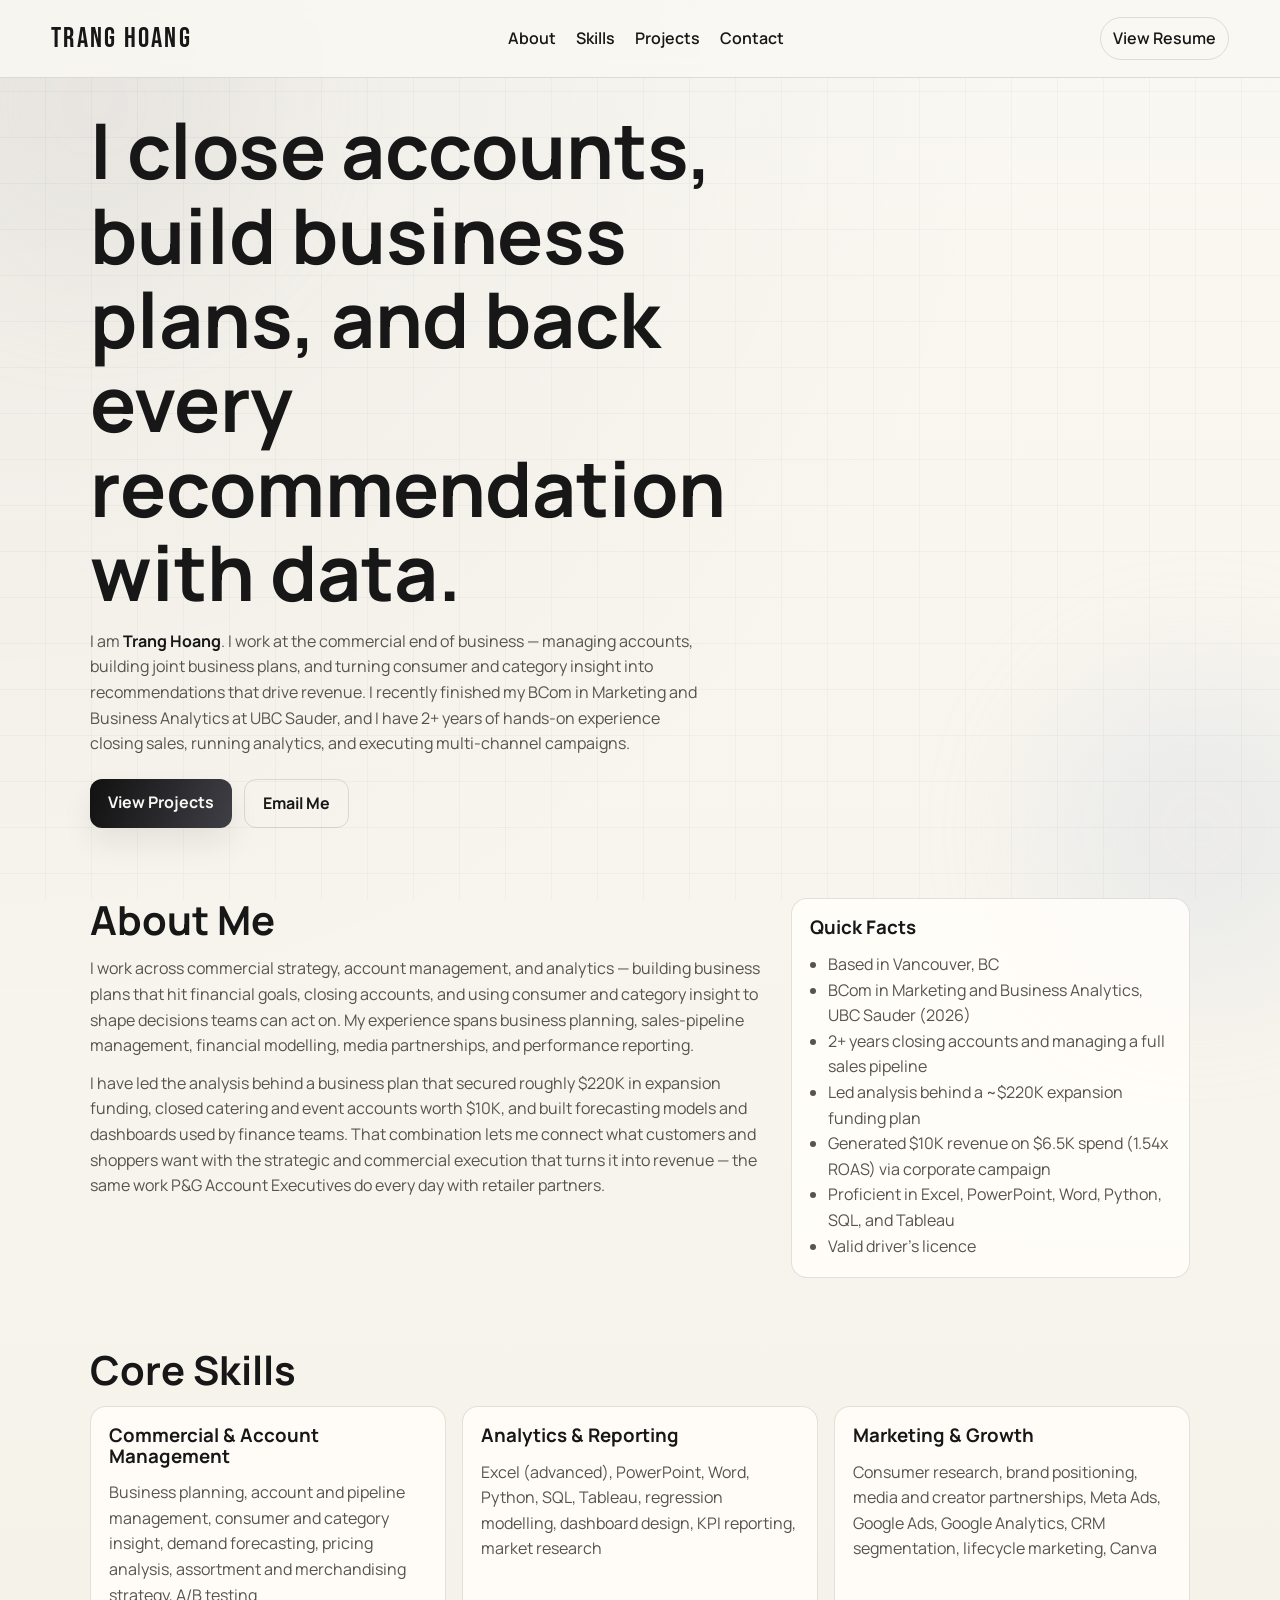
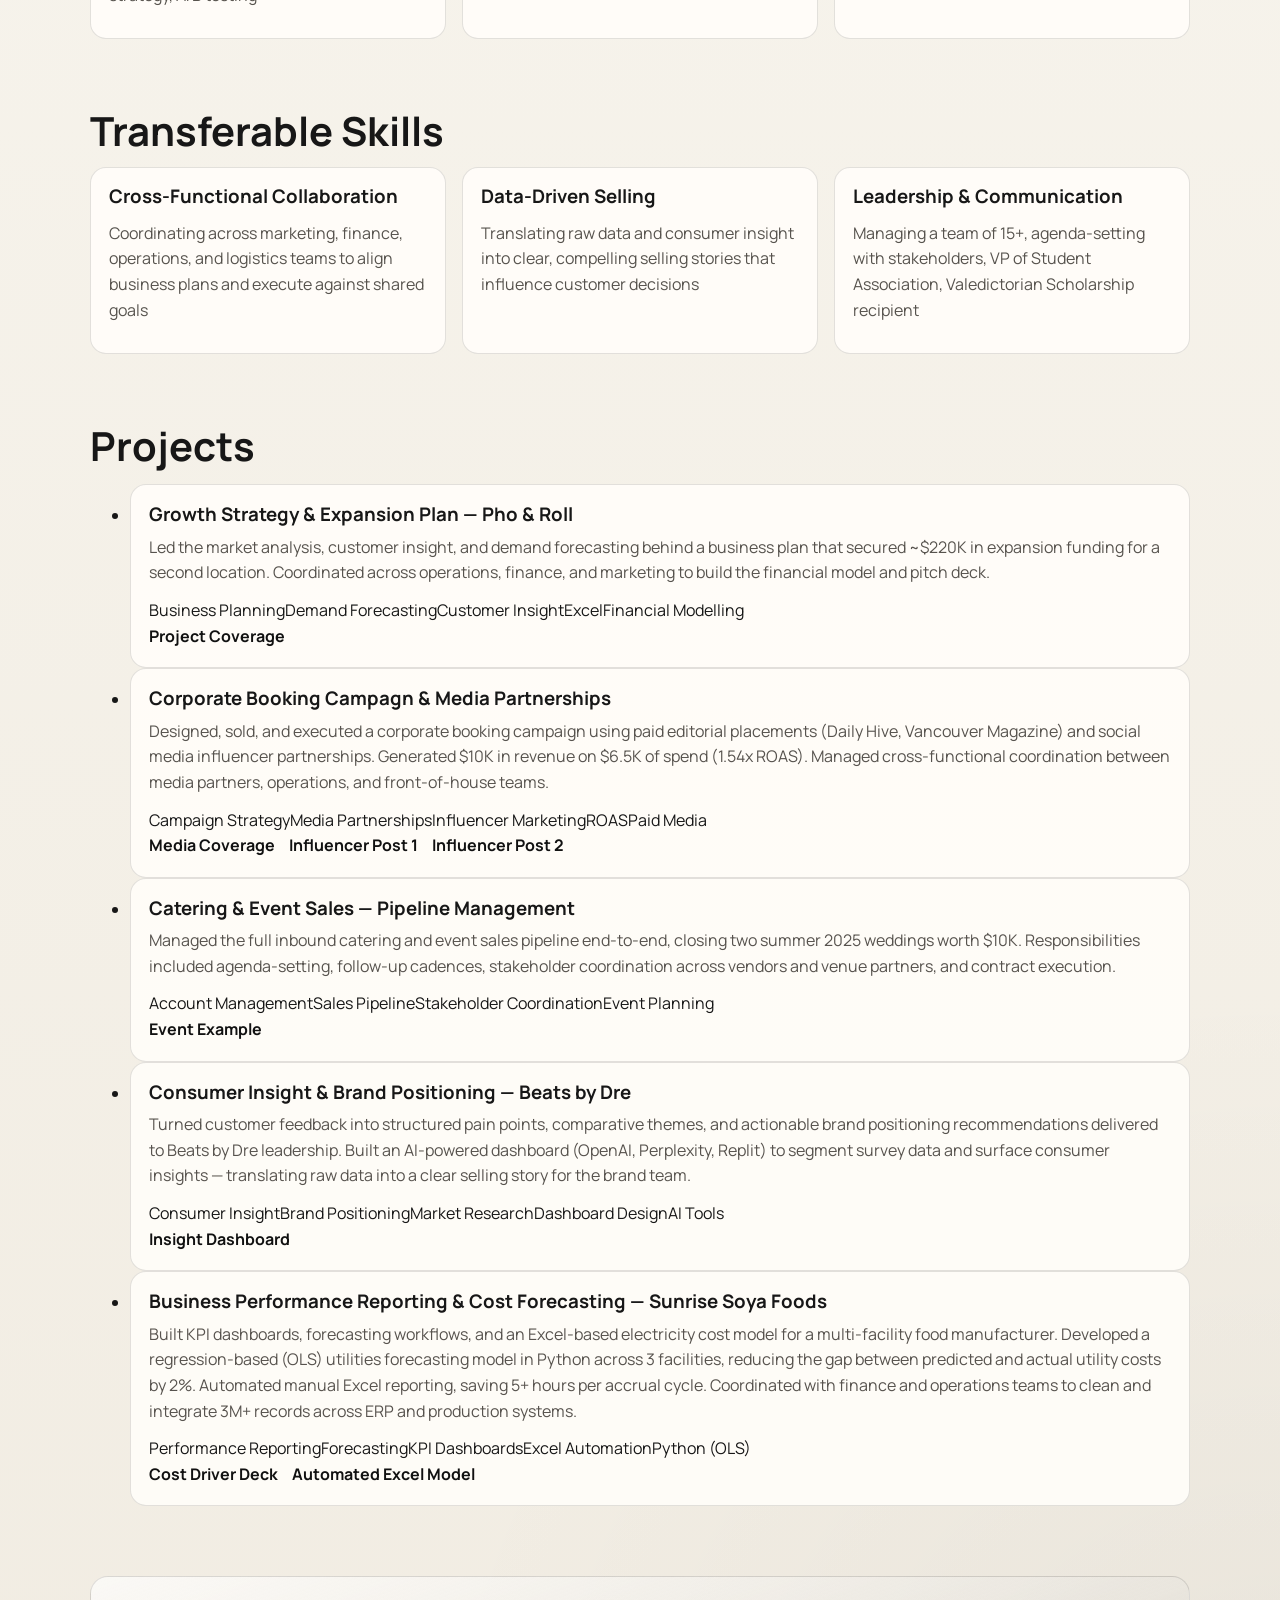
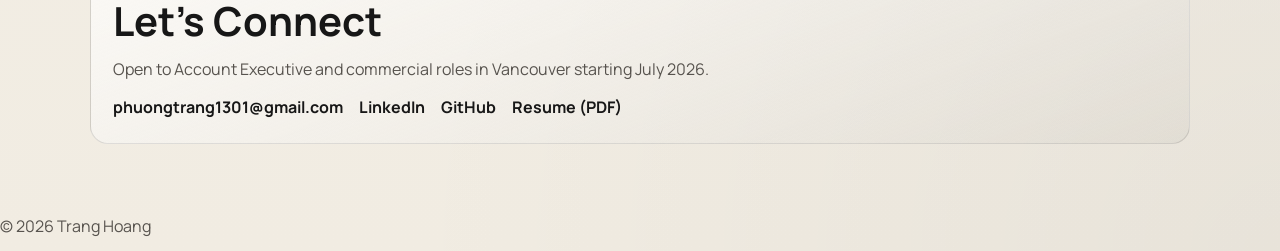
<file: index.html>
<!doctype html>
<html lang="en">
  <head>
    <meta charset="UTF-8" />
    <meta name="viewport" content="width=device-width, initial-scale=1.0" />
    <title>Trang Hoang | Commercial Strategy &amp; Account Management</title>
    <meta
      name="description"
      content="Portfolio of Trang Hoang: commercial account management, sales, and analytics work spanning business planning, consumer insight, and data-driven selling."
    />
    <link rel="preconnect" href="https://fonts.googleapis.com" />
    <link rel="preconnect" href="https://fonts.gstatic.com" crossorigin />
    <link
      href="https://fonts.googleapis.com/css2?family=Bebas+Neue&family=Manrope:wght@400;500;600;700&display=swap"
      rel="stylesheet"
    />
    <link rel="stylesheet" href="styles.css" />
  </head>
  <body>
    <div class="bg-shape shape-1" aria-hidden="true"></div>
    <div class="bg-shape shape-2" aria-hidden="true"></div>
    <div class="grid-overlay" aria-hidden="true"></div>

    <header class="site-header">
      <a href="#" class="brand">TRANG HOANG</a>
      <nav class="nav-links" aria-label="Main navigation">
        <a href="#about">About</a>
        <a href="#skills">Skills</a>
        <a href="#projects">Projects</a>
        <a href="#contact">Contact</a>
      </nav>
      <a class="resume-btn" href="Trang_Hoang_Resume_PG.pdf" target="_blank" rel="noopener">View Resume</a>
    </header>

    <main>
      <section class="hero reveal">
        <h1>I close accounts, build business plans, and back every recommendation with data.</h1>
        <p class="hero-copy">
          I am <strong>Trang Hoang</strong>. I work at the commercial end of business — managing accounts, building joint business plans, and turning consumer and category insight into recommendations that drive revenue. I recently finished my BCom in Marketing and Business Analytics at UBC Sauder, and I have 2+ years of hands-on experience closing sales, running analytics, and executing multi-channel campaigns.
        </p>
        <div class="hero-actions">
          <a class="btn btn-primary" href="#projects">View Projects</a>
          <a class="btn btn-ghost" href="mailto:phuongtrang1301@gmail.com">Email Me</a>
        </div>
      </section>

      <section id="about" class="about reveal">
        <div>
          <h2>About Me</h2>
          <p>
            I work across commercial strategy, account management, and analytics — building business plans that hit financial goals, closing accounts, and using consumer and category insight to shape decisions teams can act on. My experience spans business planning, sales-pipeline management, financial modelling, media partnerships, and performance reporting.
          </p>
          <p>
            I have led the analysis behind a business plan that secured roughly $220K in expansion funding, closed catering and event accounts worth $10K, and built forecasting models and dashboards used by finance teams. That combination lets me connect what customers and shoppers want with the strategic and commercial execution that turns it into revenue — the same work P&G Account Executives do every day with retailer partners.
          </p>
        </div>
        <aside class="quick-facts">
          <h3>Quick Facts</h3>
          <ul>
            <li>Based in Vancouver, BC</li>
            <li>BCom in Marketing and Business Analytics, UBC Sauder (2026)</li>
            <li>2+ years closing accounts and managing a full sales pipeline</li>
            <li>Led analysis behind a ~$220K expansion funding plan</li>
            <li>Generated $10K revenue on $6.5K spend (1.54x ROAS) via corporate campaign</li>
            <li>Proficient in Excel, PowerPoint, Word, Python, SQL, and Tableau</li>
            <li>Valid driver's licence</li>
          </ul>
        </aside>
      </section>

      <section id="skills" class="skills reveal">
        <h2>Core Skills</h2>
        <div class="skill-groups">
          <article>
            <h3>Commercial &amp; Account Management</h3>
            <p>Business planning, account and pipeline management, consumer and category insight, demand forecasting, pricing analysis, assortment and merchandising strategy, A/B testing</p>
          </article>
          <article>
            <h3>Analytics &amp; Reporting</h3>
            <p>Excel (advanced), PowerPoint, Word, Python, SQL, Tableau, regression modelling, dashboard design, KPI reporting, market research</p>
          </article>
          <article>
            <h3>Marketing &amp; Growth</h3>
            <p>Consumer research, brand positioning, media and creator partnerships, Meta Ads, Google Ads, Google Analytics, CRM segmentation, lifecycle marketing, Canva</p>
          </article>
        </div>
      </section>

      <section class="skills reveal">
        <h2>Transferable Skills</h2>
        <div class="skill-groups">
          <article>
            <h3>Cross-Functional Collaboration</h3>
            <p>Coordinating across marketing, finance, operations, and logistics teams to align business plans and execute against shared goals</p>
          </article>
          <article>
            <h3>Data-Driven Selling</h3>
            <p>Translating raw data and consumer insight into clear, compelling selling stories that influence customer decisions</p>
          </article>
          <article>
            <h3>Leadership &amp; Communication</h3>
            <p>Managing a team of 15+, agenda-setting with stakeholders, VP of Student Association, Valedictorian Scholarship recipient</p>
          </article>
        </div>
      </section>

      <section id="projects" class="projects reveal">
        <h2>Projects</h2>
        <ul id="project-list"></ul>
      </section>

      <section id="contact" class="contact reveal">
        <h2>Let's Connect</h2>
        <p>Open to Account Executive and commercial roles in Vancouver starting July 2026.</p>
        <div class="contact-links">
          <a href="mailto:phuongtrang1301@gmail.com">phuongtrang1301@gmail.com</a>
          <a href="https://linkedin.com/in/tranghoang13" target="_blank" rel="noopener">LinkedIn</a>
          <a href="https://github.com/phuongtrang1301-maker/Trang-Portfolio" target="_blank" rel="noopener">GitHub</a>
          <a href="Trang_Hoang_Resume_PG.pdf" target="_blank" rel="noopener">Resume (PDF)</a>
        </div>
      </section>
    </main>

    <footer>
      <p>&copy; <span id="year"></span> Trang Hoang</p>
    </footer>

    <script src="script.js"></script>
  </body>
</html>
</file>
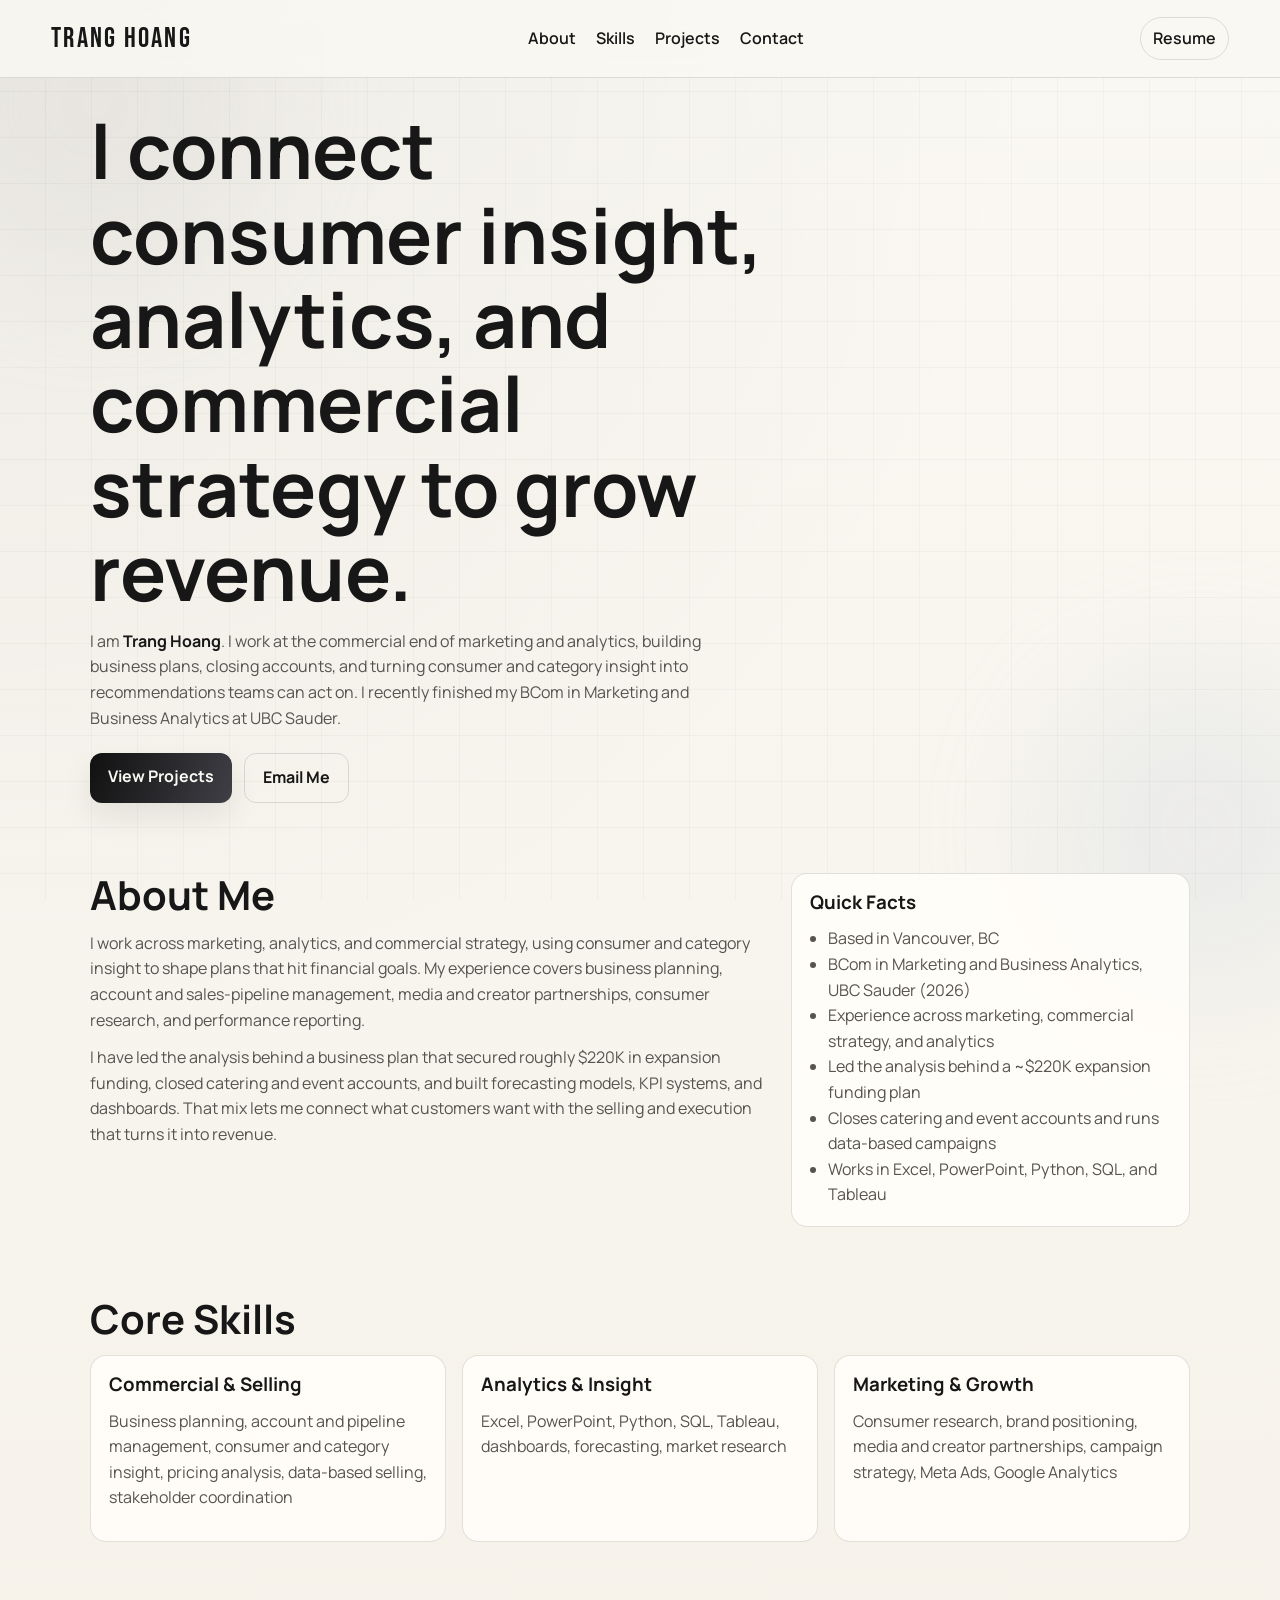
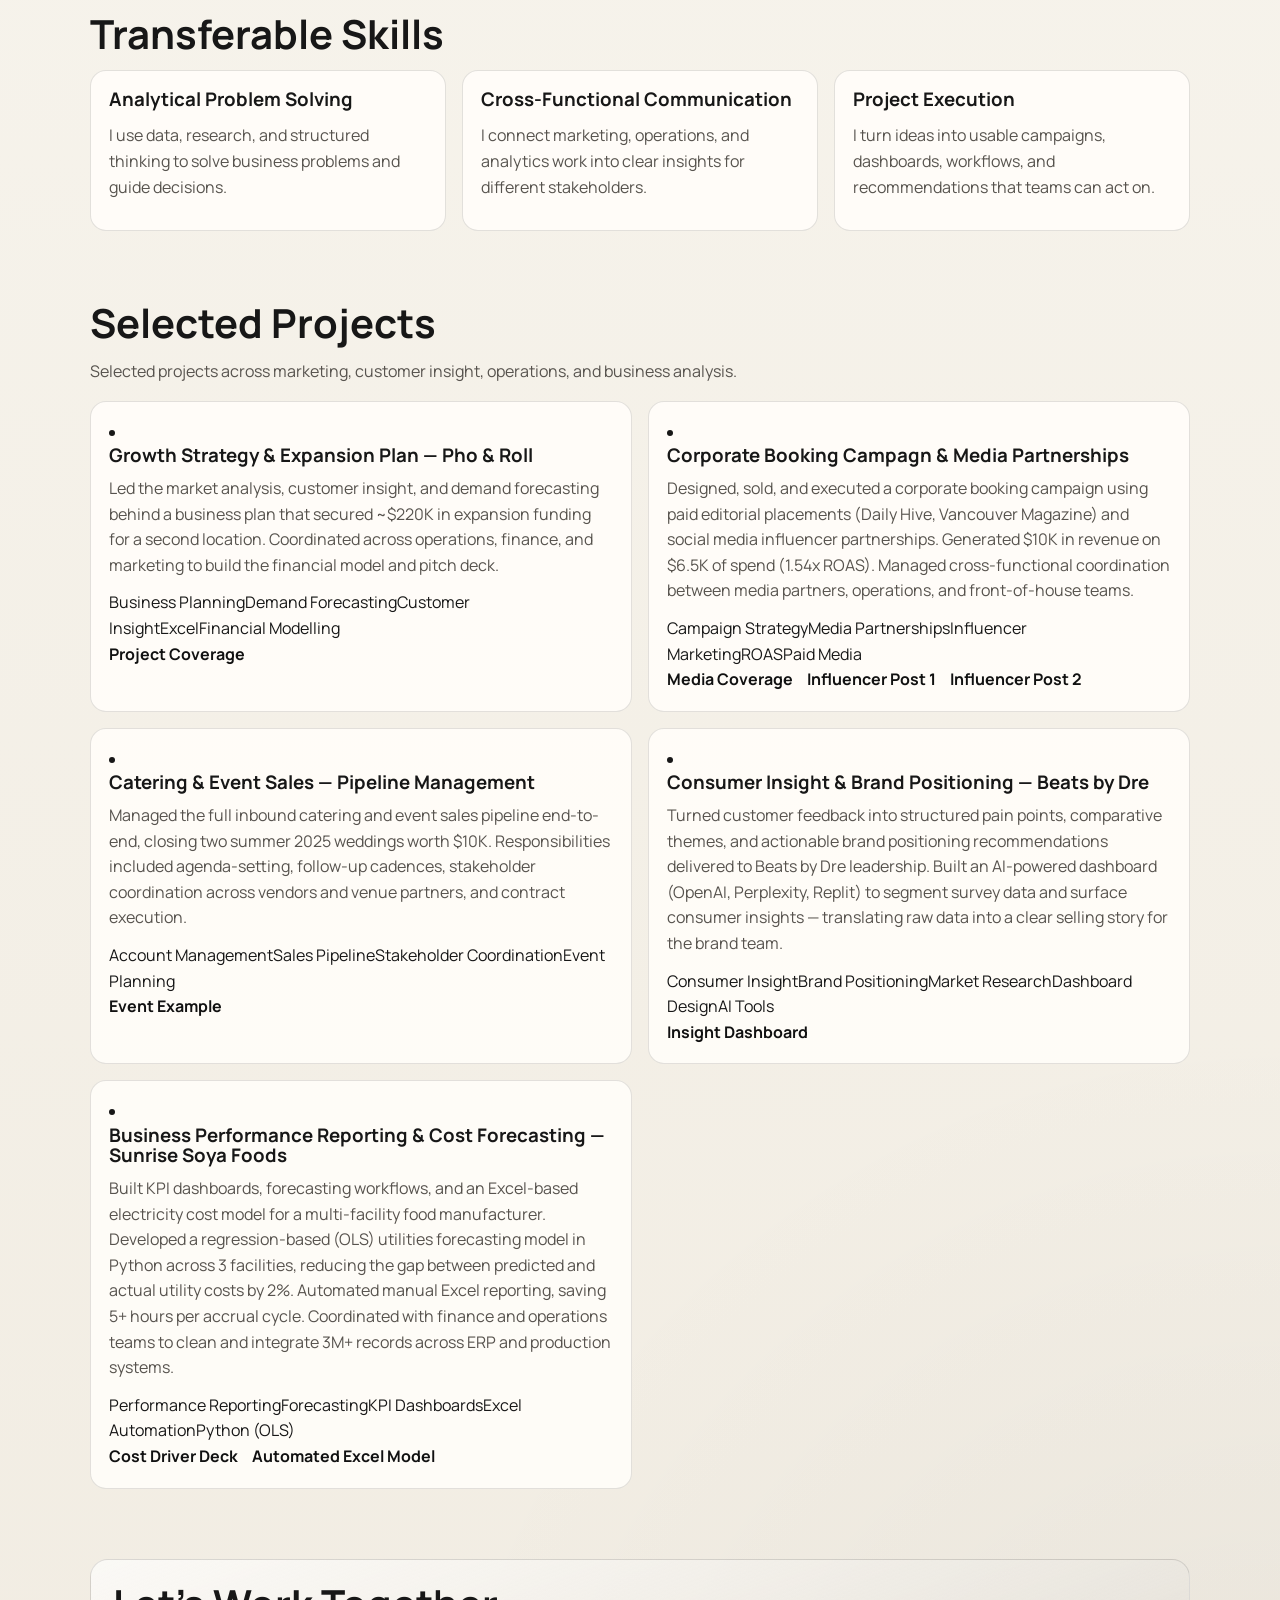
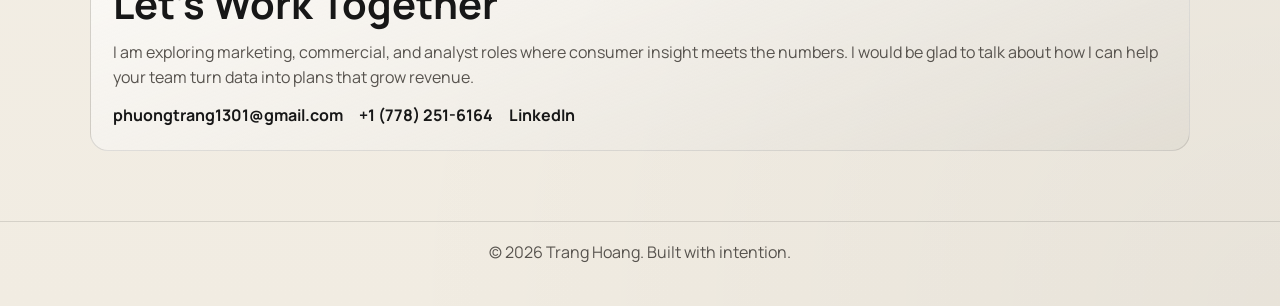
<file: index_main.html>
<!doctype html>
<html lang="en">
  <head>
    <meta charset="UTF-8" />
    <meta name="viewport" content="width=device-width, initial-scale=1.0" />
    <title>Trang Hoang | Marketing & Commercial Analytics</title>
    <meta
      name="description"
      content="Portfolio of Trang Hoang: marketing and analytics work spanning business planning, account and sales-pipeline management, consumer insight, and performance reporting."
    />
    <link rel="preconnect" href="https://fonts.googleapis.com" />
    <link rel="preconnect" href="https://fonts.gstatic.com" crossorigin />
    <link
      href="https://fonts.googleapis.com/css2?family=Bebas+Neue&family=Manrope:wght@400;500;700;800&display=swap"
      rel="stylesheet"
    />
    <link rel="stylesheet" href="styles.css" />
  </head>
  <body>
    <div class="bg-shape shape-1" aria-hidden="true"></div>
    <div class="bg-shape shape-2" aria-hidden="true"></div>
    <div class="grid-overlay" aria-hidden="true"></div>

    <header class="site-header">
      <a href="#" class="brand">TRANG HOANG</a>
      <nav class="nav-links" aria-label="Main navigation">
        <a href="#about">About</a>
        <a href="#skills">Skills</a>
        <a href="#projects">Projects</a>
        <a href="#contact">Contact</a>
      </nav>
      <a class="resume-btn" href="TRANG HOANG.pdf" target="_blank" rel="noreferrer">Resume</a>
    </header>

    <main>
      <section class="hero reveal">
        <h1>I connect consumer insight, analytics, and commercial strategy to grow revenue.</h1>
        <p class="hero-copy">
          I am <strong>Trang Hoang</strong>. I work at the commercial end of marketing and
          analytics, building business plans, closing accounts, and turning consumer and category
          insight into recommendations teams can act on. I recently finished my BCom in Marketing
          and Business Analytics at UBC Sauder.
        </p>
        <div class="hero-actions">
          <a class="btn btn-primary" href="#projects">View Projects</a>
          <a class="btn btn-ghost" href="mailto:phuongtrang1301@gmail.com">Email Me</a>
        </div>
      </section>

      <section id="about" class="about reveal">
        <div>
          <h2>About Me</h2>
          <p>
            I work across marketing, analytics, and commercial strategy, using consumer and
            category insight to shape plans that hit financial goals. My experience covers business
            planning, account and sales-pipeline management, media and creator partnerships,
            consumer research, and performance reporting.
          </p>
          <p>
            I have led the analysis behind a business plan that secured roughly $220K in expansion
            funding, closed catering and event accounts, and built forecasting models, KPI systems,
            and dashboards. That mix lets me connect what customers want with the selling and
            execution that turns it into revenue.
          </p>
        </div>
        <aside class="quick-facts">
          <h3>Quick Facts</h3>
          <ul>
            <li>Based in Vancouver, BC</li>
            <li>BCom in Marketing and Business Analytics, UBC Sauder (2026)</li>
            <li>Experience across marketing, commercial strategy, and analytics</li>
            <li>Led the analysis behind a ~$220K expansion funding plan</li>
            <li>Closes catering and event accounts and runs data-based campaigns</li>
            <li>Works in Excel, PowerPoint, Python, SQL, and Tableau</li>
          </ul>
        </aside>
      </section>

      <section id="skills" class="skills reveal">
        <h2>Core Skills</h2>
        <div class="skill-groups">
          <article>
            <h3>Commercial & Selling</h3>
            <p>Business planning, account and pipeline management, consumer and category insight, pricing analysis, data-based selling, stakeholder coordination</p>
          </article>
          <article>
            <h3>Analytics & Insight</h3>
            <p>Excel, PowerPoint, Python, SQL, Tableau, dashboards, forecasting, market research</p>
          </article>
          <article>
            <h3>Marketing & Growth</h3>
            <p>Consumer research, brand positioning, media and creator partnerships, campaign strategy, Meta Ads, Google Analytics</p>
          </article>
        </div>
      </section>

      <section class="skills reveal">
        <h2>Transferable Skills</h2>
        <div class="skill-groups">
          <article>
            <h3>Analytical Problem Solving</h3>
            <p>I use data, research, and structured thinking to solve business problems and guide decisions.</p>
          </article>
          <article>
            <h3>Cross-Functional Communication</h3>
            <p>I connect marketing, operations, and analytics work into clear insights for different stakeholders.</p>
          </article>
          <article>
            <h3>Project Execution</h3>
            <p>I turn ideas into usable campaigns, dashboards, workflows, and recommendations that teams can act on.</p>
          </article>
        </div>
      </section>

      <section id="projects" class="projects reveal">
        <div class="section-heading">
          <h2>Selected Projects</h2>
          <p>Selected projects across marketing, customer insight, operations, and business analysis.</p>
        </div>
        <div id="project-list" class="project-list"></div>
      </section>

      <section id="contact" class="contact reveal">
        <h2>Let’s Work Together</h2>
        <p>
          I am exploring marketing, commercial, and analyst roles where consumer insight meets the
          numbers. I would be glad to talk about how I can help your team turn data into plans that
          grow revenue.
        </p>
        <div class="contact-links">
          <a href="mailto:phuongtrang1301@gmail.com">phuongtrang1301@gmail.com</a>
          <a href="tel:+17782516164">+1 (778) 251-6164</a>
          <a href="https://www.linkedin.com/in/tranghoang13" target="_blank" rel="noreferrer">LinkedIn</a>
        </div>
      </section>
    </main>

    <footer class="site-footer">
      <p>&copy; <span id="year"></span> Trang Hoang. Built with intention.</p>
    </footer>

    <script src="script.js"></script>
  </body>
</html>
</file>
<file: styles.css>
:root {
  --bg: #f5f2ea;
  --surface: #fffdf9;
  --card: rgba(255, 253, 249, 0.92);
  --text: #171717;
  --muted: #57534e;
  --accent: #111111;
  --accent-2: #5f5b54;
  --line: rgba(23, 23, 23, 0.12);
  --shadow: 0 14px 30px rgba(24, 24, 24, 0.08);
}

* {
  box-sizing: border-box;
}

html {
  scroll-behavior: smooth;
}

body {
  margin: 0;
  min-height: 100vh;
  color: var(--text);
  background:
    radial-gradient(circle at 0% 0%, rgba(0, 0, 0, 0.05), transparent 28%),
    radial-gradient(circle at 100% 100%, rgba(0, 0, 0, 0.04), transparent 24%),
    linear-gradient(180deg, #faf8f2 0%, #f1ece2 100%);
  font-family: "Manrope", "Segoe UI", sans-serif;
  line-height: 1.6;
  overflow-x: hidden;
}

.bg-shape {
  position: fixed;
  border-radius: 999px;
  filter: blur(60px);
  opacity: 0.26;
  z-index: -2;
}

.shape-1 {
  width: 350px;
  height: 350px;
  top: -70px;
  left: -80px;
  background: #d6d3d1;
  animation: drift 14s ease-in-out infinite alternate;
}

.shape-2 {
  width: 320px;
  height: 320px;
  right: -80px;
  bottom: -90px;
  background: #cbd5e1;
  animation: drift 18s ease-in-out infinite alternate-reverse;
}

.grid-overlay {
  position: fixed;
  inset: 0;
  background-image: linear-gradient(to right, transparent 97%, rgba(23, 23, 23, 0.05) 100%),
    linear-gradient(to bottom, transparent 97%, rgba(23, 23, 23, 0.05) 100%);
  background-size: 46px 46px;
  z-index: -1;
  pointer-events: none;
}

.site-header {
  position: sticky;
  top: 0;
  z-index: 20;
  display: flex;
  justify-content: space-between;
  align-items: center;
  gap: 12px;
  padding: 16px clamp(16px, 4vw, 64px);
  backdrop-filter: blur(10px);
  background: rgba(250, 248, 242, 0.84);
  border-bottom: 1px solid var(--line);
}

.brand {
  font-family: "Bebas Neue", sans-serif;
  font-size: clamp(1.45rem, 2.2vw, 2rem);
  letter-spacing: 0.08em;
  color: var(--text);
  text-decoration: none;
}

.nav-links {
  display: flex;
  gap: 20px;
}

.nav-links a,
.resume-btn {
  color: var(--text);
  text-decoration: none;
  font-weight: 600;
}

.nav-links a:hover,
.resume-btn:hover {
  color: var(--accent);
}

.resume-btn {
  border: 1px solid var(--line);
  padding: 8px 12px;
  border-radius: 999px;
}

main {
  width: min(1100px, 92vw);
  margin: 30px auto 0;
}

section {
  margin-bottom: 70px;
}

h1,
h2,
h3 {
  line-height: 1.1;
  margin: 0 0 14px;
}

h1 {
  font-size: clamp(2.2rem, 6vw, 5rem);
  max-width: 14ch;
}

h2 {
  font-size: clamp(1.7rem, 4vw, 2.5rem);
}

p {
  margin: 0 0 12px;
  color: var(--muted);
}

.hero .eyebrow {
  text-transform: uppercase;
  letter-spacing: 0.11em;
  font-weight: 800;
  font-size: 0.78rem;
  color: var(--accent-2);
}

.hero-copy {
  max-width: 62ch;
}

.hero strong {
  color: var(--text);
}

.hero-actions {
  margin-top: 22px;
  display: flex;
  gap: 12px;
  flex-wrap: wrap;
}

.btn {
  display: inline-block;
  padding: 11px 18px;
  border-radius: 12px;
  font-weight: 700;
  text-decoration: none;
  transition: transform 0.25s ease, box-shadow 0.25s ease, background 0.25s ease;
}

.btn-primary {
  background: linear-gradient(110deg, #111111, #3f3f46);
  color: #faf8f2;
  box-shadow: var(--shadow);
}

.btn-ghost {
  border: 1px solid var(--line);
  color: var(--text);
}

.btn:hover {
  transform: translateY(-2px);
}

.about {
  display: grid;
  grid-template-columns: 1.7fr 1fr;
  gap: 24px;
}

.quick-facts {
  border: 1px solid var(--line);
  border-radius: 16px;
  padding: 18px;
  background: var(--card);
}

.quick-facts ul {
  margin: 0;
  padding-left: 18px;
  color: var(--muted);
}

.skills .skill-groups {
  display: grid;
  grid-template-columns: repeat(3, 1fr);
  gap: 16px;
}

.marketing-projects {
  display: grid;
  gap: 20px;
}

.beats-showcase {
  display: grid;
  grid-template-columns: 1.6fr 1fr;
  gap: 20px;
  align-items: stretch;
}

.beats-copy,
.beats-visual,
.marketing-card {
  border: 1px solid var(--line);
  border-radius: 18px;
  padding: 22px;
  background: var(--card);
}

.beats-copy {
  background:
    linear-gradient(135deg, rgba(0, 0, 0, 0.05), rgba(255, 255, 255, 0.2)),
    var(--card);
  box-shadow: var(--shadow);
}

.beats-visual {
  display: flex;
  align-items: center;
  justify-content: center;
  background:
    linear-gradient(180deg, rgba(255, 255, 255, 0.65), rgba(0, 0, 0, 0.03)),
    var(--card);
}

.beats-visual img {
  width: 100%;
  height: auto;
  display: block;
  border-radius: 12px;
}

.marketing-grid {
  display: grid;
  grid-template-columns: repeat(2, 1fr);
  gap: 16px;
}

.section-kicker {
  text-transform: uppercase;
  letter-spacing: 0.1em;
  font-size: 0.78rem;
  font-weight: 800;
  color: var(--accent);
}

.featured-metrics {
  display: flex;
  flex-wrap: wrap;
  gap: 10px;
  margin-top: 16px;
}

.featured-metrics span {
  border: 1px solid var(--line);
  border-radius: 999px;
  padding: 7px 12px;
  color: var(--text);
  font-size: 0.82rem;
  background: rgba(255, 255, 255, 0.8);
}

.skills article,
.project-card {
  border: 1px solid var(--line);
  border-radius: 16px;
  padding: 18px;
  background: var(--card);
}

.project-list {
  margin-top: 16px;
  display: grid;
  grid-template-columns: repeat(2, 1fr);
  gap: 16px;
}

.project-card h3 {
  margin-bottom: 10px;
}

.project-tech {
  margin: 8px 0 14px;
  display: flex;
  flex-wrap: wrap;
  gap: 8px;
}

.project-tech span {
  font-size: 0.75rem;
  border: 1px solid var(--line);
  border-radius: 999px;
  padding: 5px 10px;
  color: var(--text);
}

.project-links {
  display: flex;
  gap: 14px;
}

.project-links a {
  color: var(--accent);
  text-decoration: none;
  font-weight: 700;
}

.contact {
  border: 1px solid var(--line);
  border-radius: 18px;
  padding: 22px;
  background: linear-gradient(160deg, rgba(255, 255, 255, 0.65), rgba(0, 0, 0, 0.03));
}

.contact-links {
  display: flex;
  flex-wrap: wrap;
  gap: 16px;
}

.contact-links a {
  color: var(--text);
  font-weight: 700;
  text-decoration: none;
}

.site-footer {
  border-top: 1px solid var(--line);
  text-align: center;
  padding: 18px 12px 28px;
}

.reveal {
  opacity: 0;
  transform: translateY(20px);
  transition: opacity 0.6s ease, transform 0.6s ease;
}

.reveal.show {
  opacity: 1;
  transform: translateY(0);
}

@keyframes drift {
  from {
    transform: translate3d(0, 0, 0) scale(1);
  }
  to {
    transform: translate3d(26px, 20px, 0) scale(1.08);
  }
}

@media (max-width: 900px) {
  .about {
    grid-template-columns: 1fr;
  }

  .beats-showcase,
  .marketing-grid {
    grid-template-columns: 1fr;
  }

  .skills .skill-groups,
  .project-list {
    grid-template-columns: 1fr;
  }

  .site-header {
    flex-wrap: wrap;
  }

  .nav-links {
    order: 3;
    width: 100%;
    justify-content: center;
    padding-bottom: 4px;
  }
}
</file>
